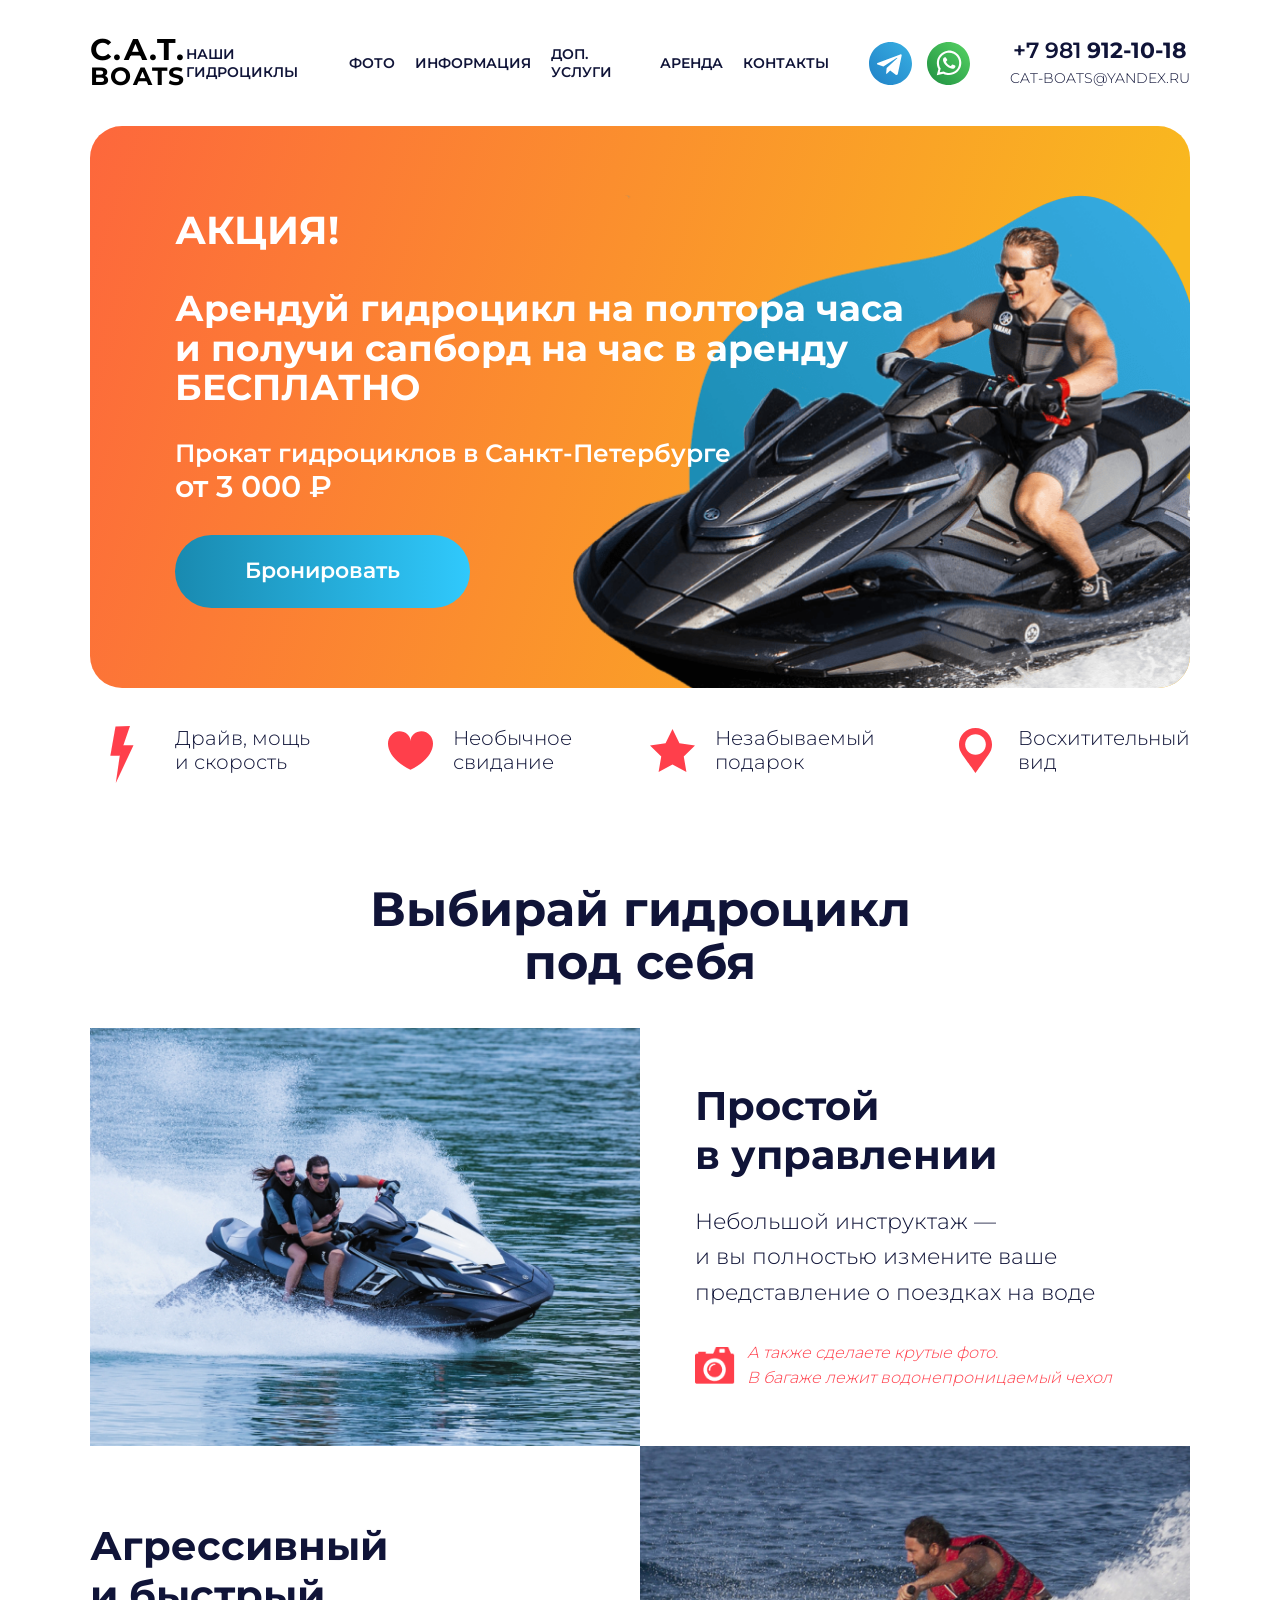
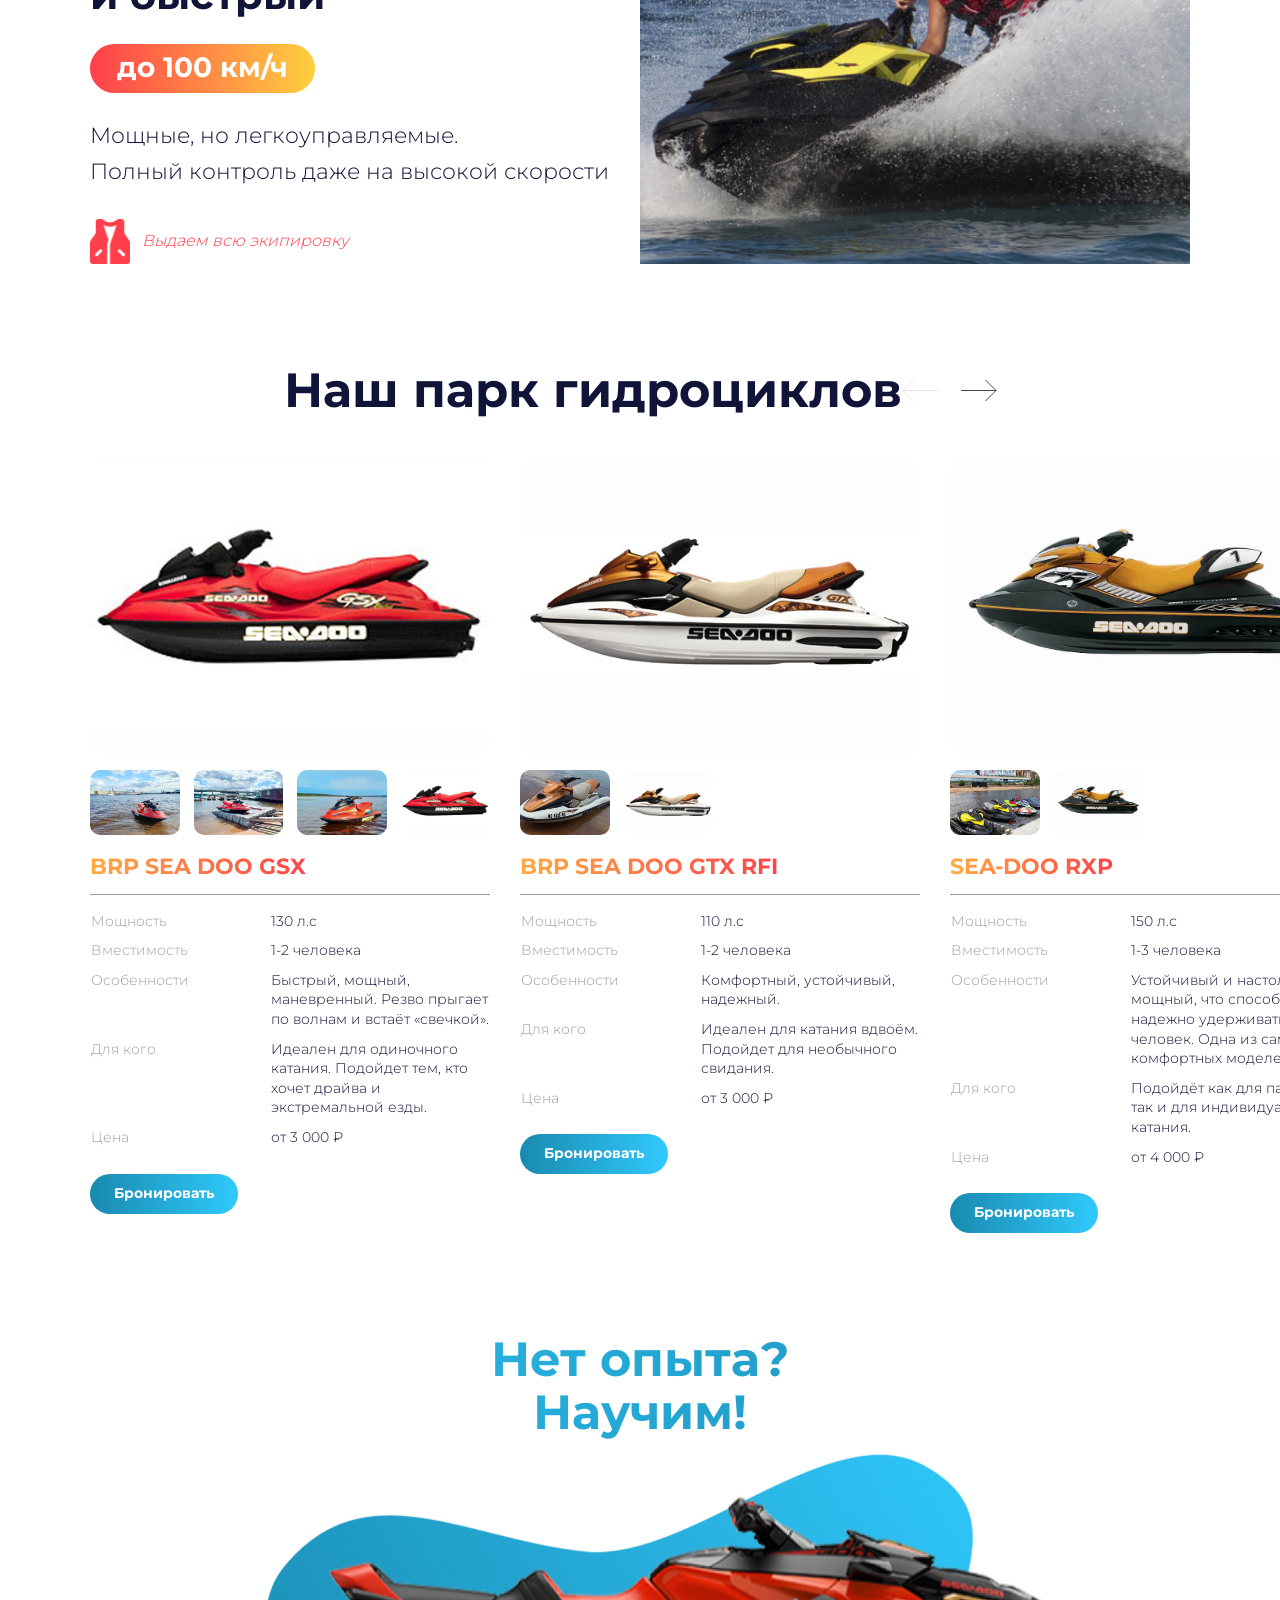
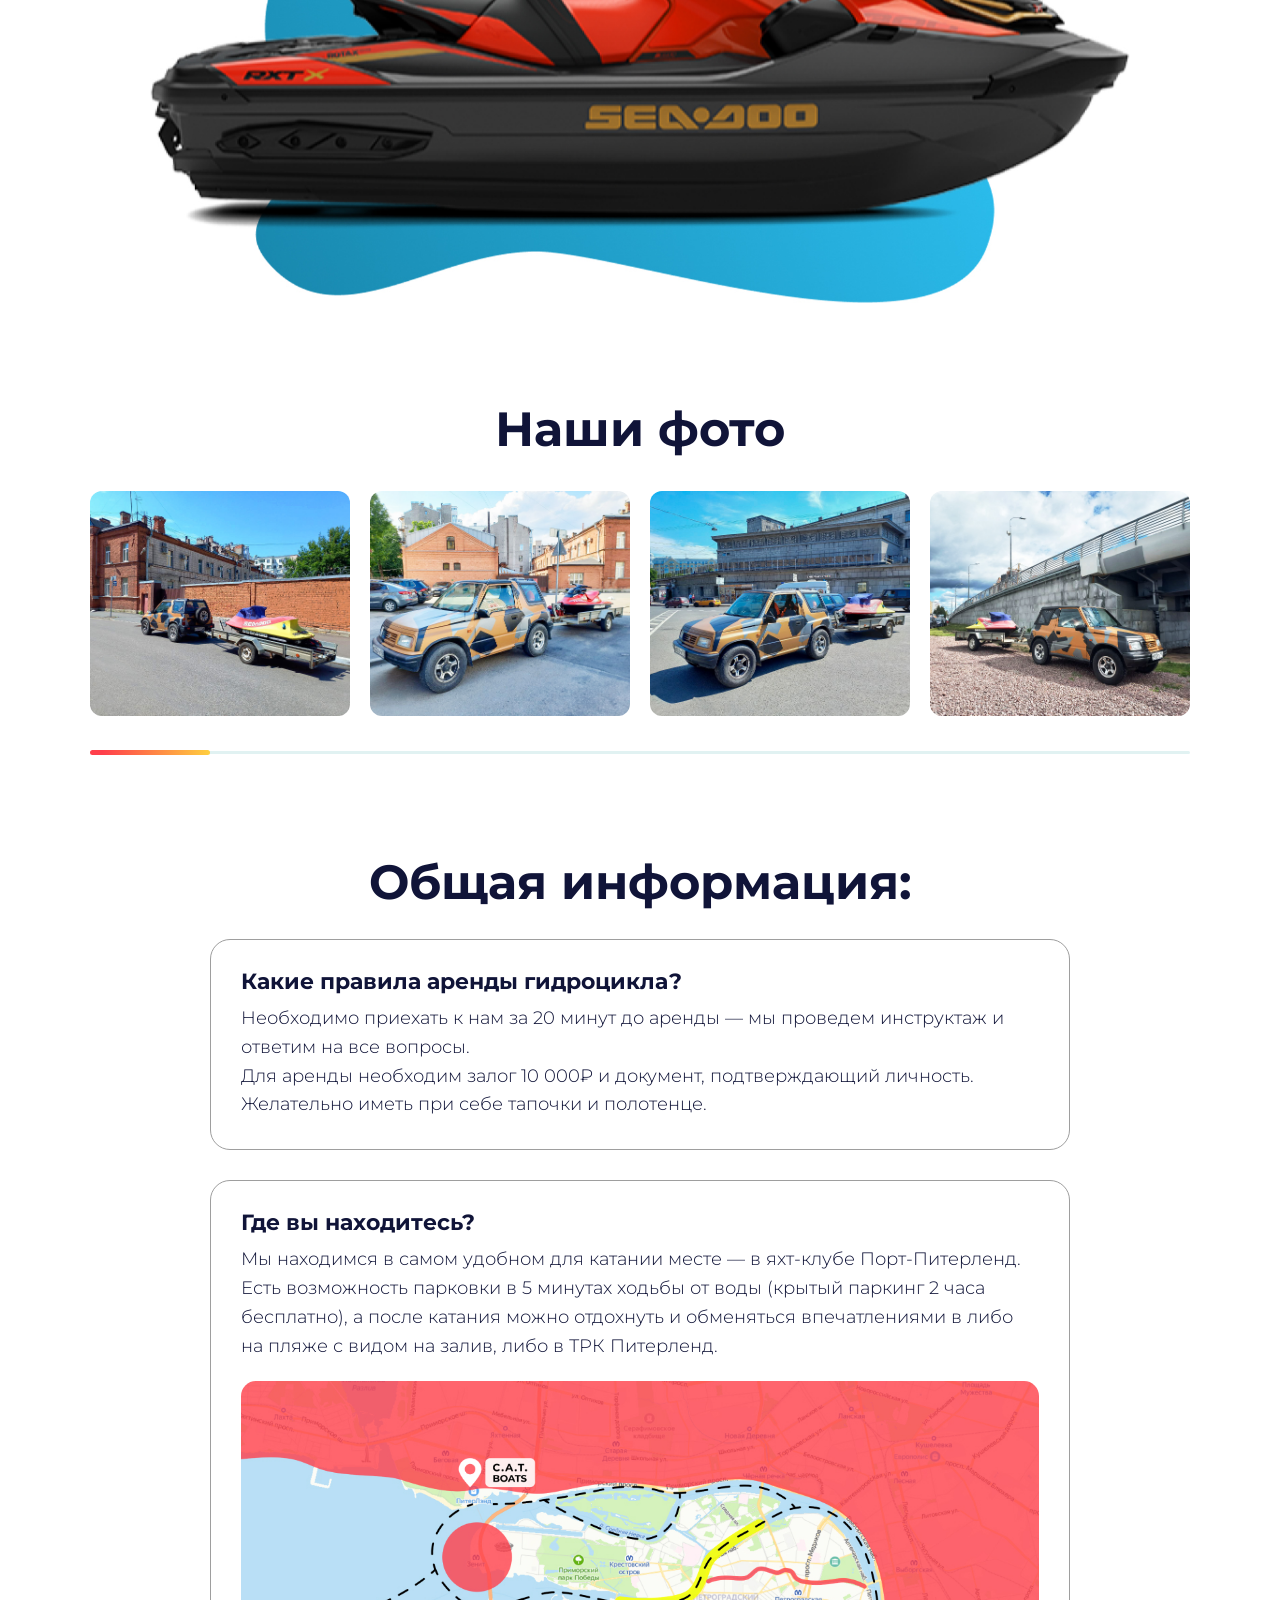
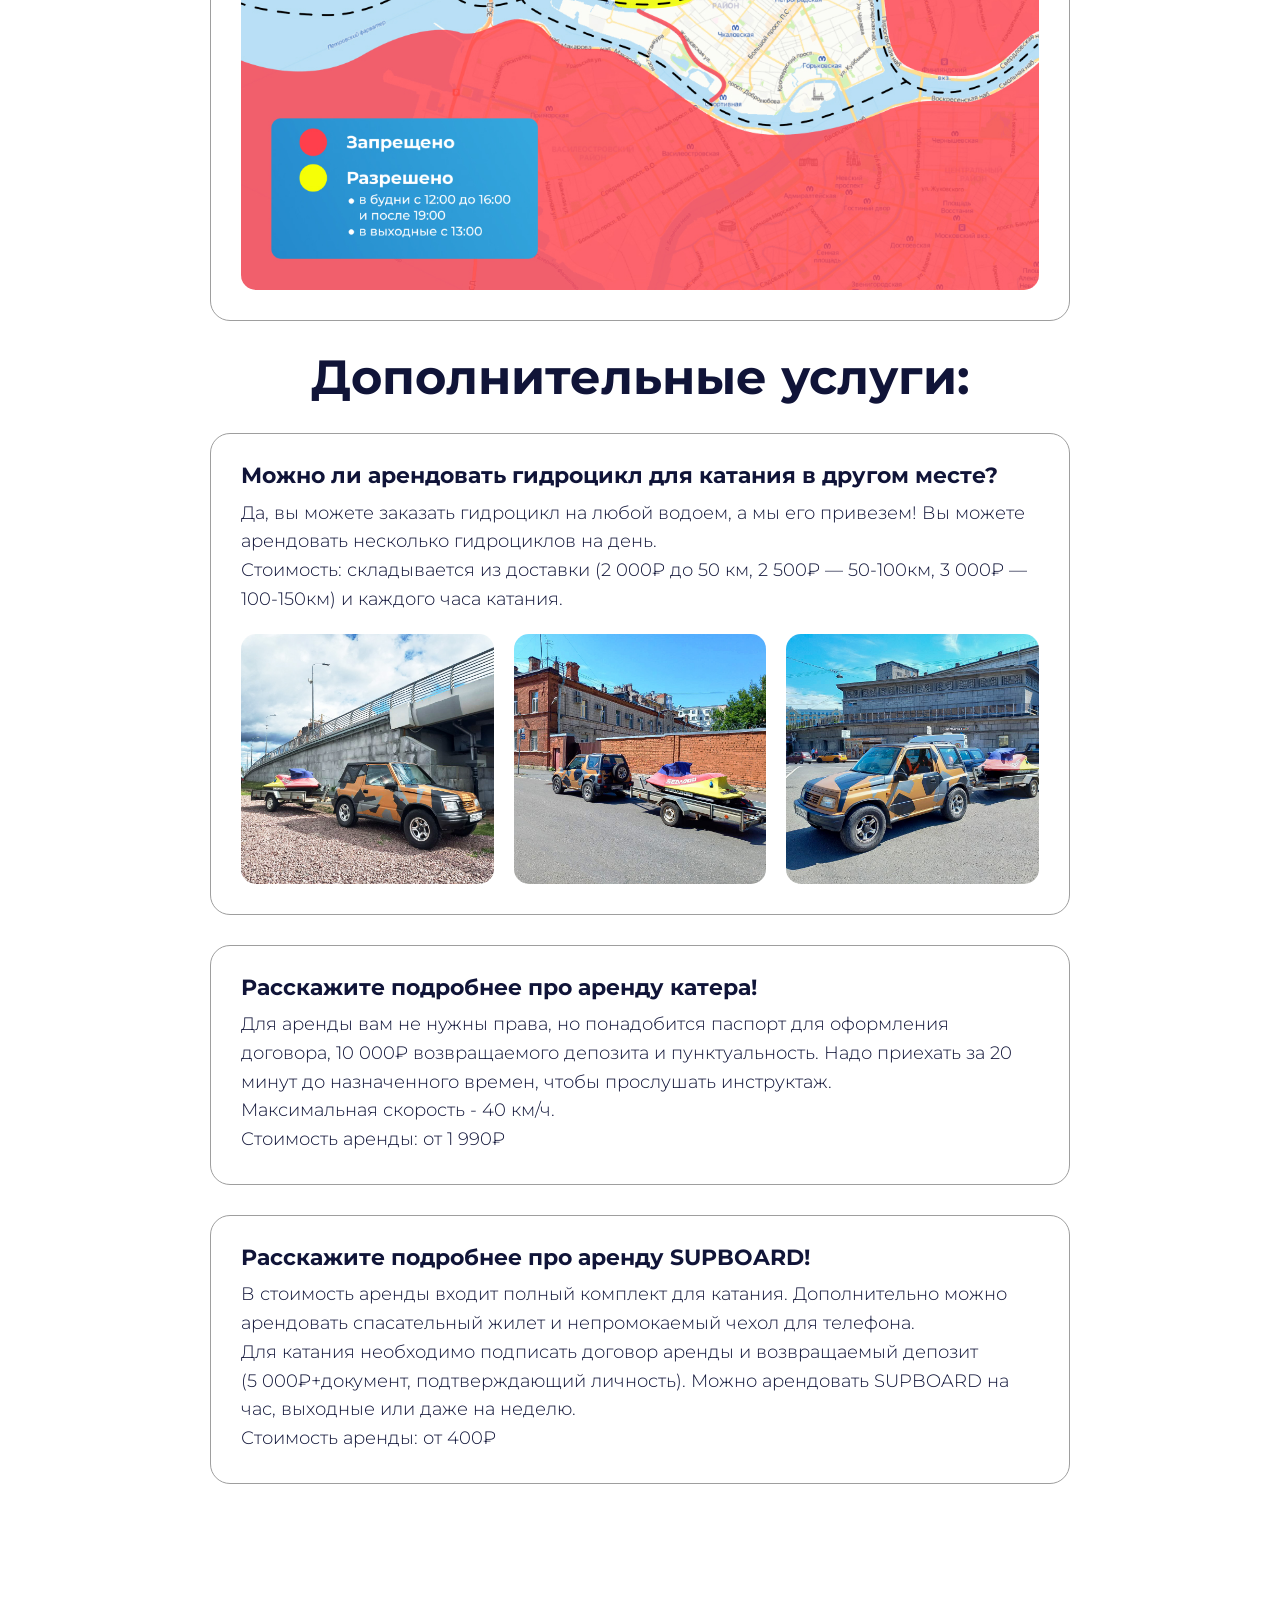
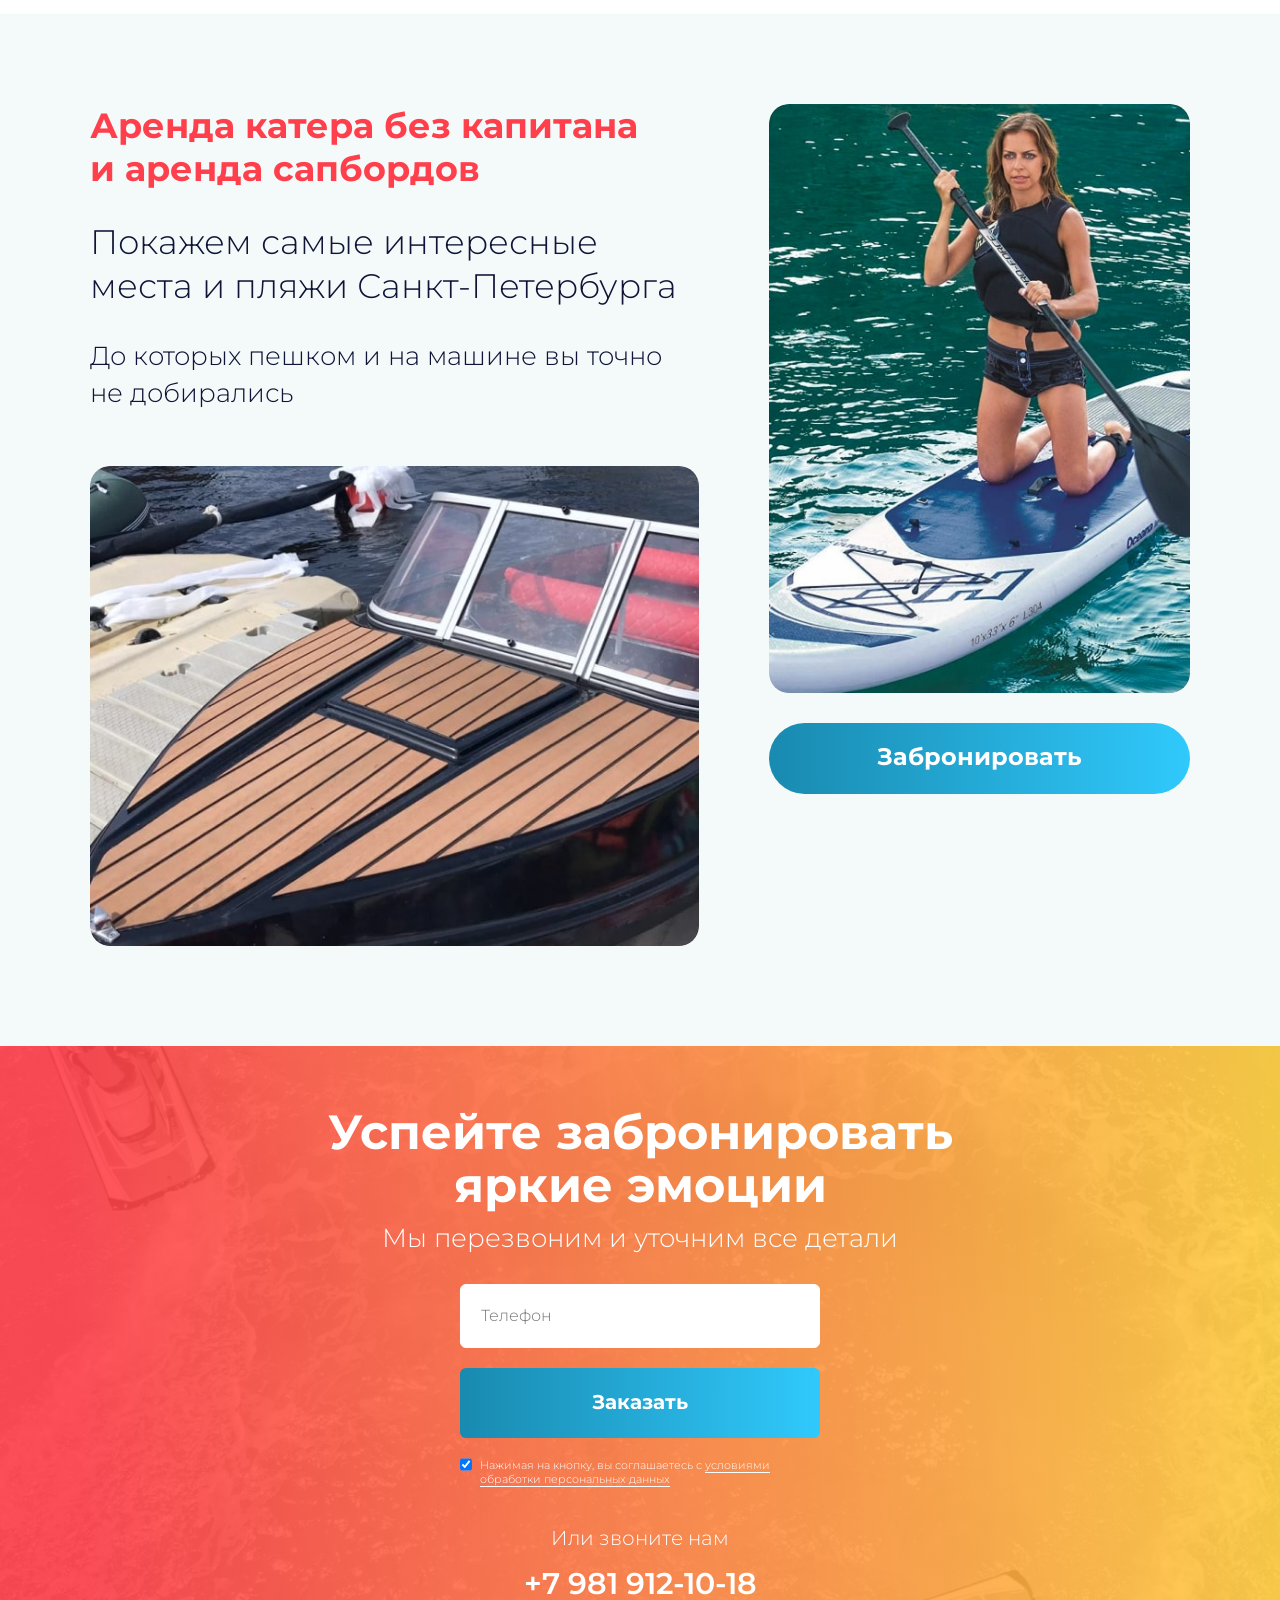
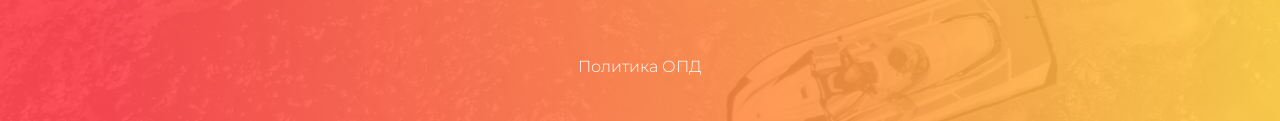
<file: index.html>
﻿<!doctype html>
<html lang="ru">

<head>

	<meta charset="utf-8">
	<meta http-equiv="X-UA-Compatible" content="IE=edge">
	<meta name="viewport" content="width=device-width, initial-scale=1">

	<title>Прокат гидроциклов</title>
	<meta name="description" value="">

	<link rel="stylesheet" href="assets/media/css/style.css?t=assets/media/css/style.css" media="all">

	<link rel="stylesheet" href="swiper%407.4.1/swiper-bundle.min.css">
	<link rel="stylesheet" href="assets/media/plugins/fancybox/jquery.fancybox.min.css" media="all">

	<link rel="apple-touch-icon" sizes="180x180" href="assets/media/favicons/apple-touch-icon.png">
	<link rel="icon" type="image/png" sizes="32x32" href="assets/media/favicons/favicon-32x32.png">
	<link rel="icon" type="image/png" sizes="16x16" href="assets/media/favicons/favicon-16x16.png">
	<link rel="mask-icon" href="assets/media/favicons/safari-pinned-tab.svg" color="#101438">
	<meta name="msapplication-TileColor" content="#fff">
	<meta name="theme-color" content="#fff">
</head>

<body class="main-page">

	<header id="header" data-variant="1">
		<div class="container">
			<div class="in">

				<div class="left">

					<div class="logo">
						<a href="#">
							<span>C.A.T.</span><br>
							boats
						</a>
					</div>

				</div>

				<div class="right">

					<nav id="main-nav">
						<menu>
							<li>
								<a href="#park" data-smooth-scroll="">
									Наши гидроциклы
								</a>
							</li>
							<li>
								<a href="#photo" data-smooth-scroll="">
									фото
								</a>
							</li>
							<li>
								<a href="#infa" data-smooth-scroll="">
									Информация
								</a>
							</li>
							<li>
								<a href="#dop" data-smooth-scroll="">
									Доп. услуги
								</a>
							</li>
							<li>
								<a href="#arenda" data-smooth-scroll="">
									аренда
								</a>
							</li>
							<li>
								<a href="#footer" data-smooth-scroll="">
									контакты
								</a>
							</li>
						</menu>
					</nav>

					<div class="soc-line">
						<a href="https://tlgg.ru/79819121018" target="_blank">
							<img src="assets/img/telegram_icon.svg" alt="">
						</a>
						<a href="https://wapp.click/79819121018" target="_blank">
							<img src="assets/img/whatsapp_icon.svg" alt="">
						</a>
					</div>

					<div class="telephone">
						<a href="tel:+79819121018">
							<b>+7 981</b> 912-10-18
						</a>
						<a href="mailto:cat-boats@yandex.ru">cat-boats@yandex.ru</a>
					</div>

				</div>

			</div>
		</div>
	</header>
	<div id="content">

		<div class="block pb-h" data-id="1-1">
			<div class="top">
				<div class="container">
					<div class="in">

						<div class="info">
							<p>
								АКЦИЯ!
							</p>

							<h1>
								Арендуй гидроцикл на полтора часа<br>
								и получи сапборд на час в аренду<br>
								БЕСПЛАТНО
							</h1>

							<div class="sub-title">
								Прокат гидроциклов в <span style="white-space: nowrap;font-size: inherit;">Санкт-Петербурге</span><br>
								<span>от 3 000 ₽</span>
							</div>

							<div class="action">
								<a href="#park" data-smooth-scroll="">
									Бронировать
								</a>
							</div>
						</div>

						<div class="image">
							<img src="assets/img/opening.png">
						</div>

					</div>
				</div>
			</div>

			<div class="bottom">
				<div class="container">
					<div class="in">
						<div class="list">

							<div class="item item-1">
								<div class="item-icon">
									<img src="assets/img/priem-1.svg" alt="">
								</div>
								<div class="item-title">
									Драйв, мощь<br>
									и скорость
								</div>
							</div>

							<div class="item item-2">
								<div class="item-icon">
									<img src="assets/img/priem-2.svg" alt="">
								</div>
								<div class="item-title">
									Необычное<br>
									свидание
								</div>
							</div>

							<div class="item item-3">
								<div class="item-icon">
									<img src="assets/img/priem-3.svg" alt="">
								</div>
								<div class="item-title">
									Незабываемый<br>
									подарок
								</div>
							</div>

							<div class="item item-4">
								<div class="item-icon">
									<img src="assets/img/priem-4.svg" alt="">
								</div>
								<div class="item-title">
									Восхитительный<br>
									вид
								</div>
							</div>

						</div>
					</div>
				</div>
			</div>

		</div>

		<div class="block py-h" data-id="2-1">
			<div class="container">
				<div class="in">

					<div class="title text-center" data-size="medium">
						Выбирай гидроцикл<br>под себя
					</div>

					<div class="list">

						<div class="item item-1 item-image-left">
							<div class="item-in">

								<div class="item-image">
									<img src="assets/cache/images/assets/media/img/pages/main/2-1/item-1-945x717-e5d.jpg">
								</div>

								<div class="item-info">

									<div class="item-title">
										Простой<br>в управлении
									</div>

									<div class="item-description">
										Небольшой инструктаж —<br>и вы полностью измените ваше<br> представление о поездках на воде
									</div>

									<div class="item-additional">
										<div class="item-additional-image">
											<img src="assets/cache/images/assets/media/img/pages/main/2-1/item-1-info-115x-0d0.png">
										</div>

										<div class="item-additional-description">
											А также сделаете крутые фото.<br> В багаже лежит водонепроницаемый чехол
										</div>
									</div>

								</div>

							</div>
						</div>

						<div class="item item-2 item-image-right">
							<div class="item-in">

								<div class="item-image">
									<img src="assets/cache/images/assets/media/img/pages/main/2-1/item-2-945x725-397.jpg">
								</div>

								<div class="item-info">

									<div class="item-title">
										Агрессивный<br> и быстрый
									</div>

									<div class="item-sub-title">
										<span>
											до 100 км/ч
										</span>
									</div>

									<div class="item-description">
										Мощные, но легкоуправляемые.<br> Полный контроль даже на высокой скорости
									</div>

									<div class="item-additional">
										<div class="item-additional-image">
											<img src="assets/cache/images/assets/media/img/pages/main/2-1/item-2-info-105x-9df.png">
										</div>

										<div class="item-additional-description">
											Выдаем всю экипировку
										</div>
									</div>

								</div>

							</div>
						</div>

					</div>

				</div>
			</div>
		</div>

		<div class="block py-h" data-id="3-1" id="park">
			<div class="container">
				<div class="in">

					<div class="top">

						<div class="title" data-size="medium">
							Наш парк гидроциклов
						</div>

						<div class="controls">

							<div class="control prev">
								<svg width="36" height="23" viewbox="0 0 36 23" fill="none" xmlns="http://www.w3.org/2000/svg">
									<path d="M36.001 11.5L1.00098 11.5M1.00098 11.5L11.501 1M1.00098 11.5L11.501 22"></path>
								</svg>
							</div>

							<div class="control next">
								<svg width="36" height="23" viewbox="0 0 36 23" fill="none" xmlns="http://www.w3.org/2000/svg">
									<path d="M0.00097748 11.5L35.001 11.5M35.001 11.5L24.501 1M35.001 11.5L24.501 22"></path>
								</svg>
							</div>

						</div>

					</div>

					<div class="list">
						<div class="swiper">
							<div class="swiper-wrapper">

								<div class="swiper-slide item">
									<div class="item-in">
										<div class="item-image">
											<a href="assets/img/gidrosicle/gsx/5.jpg" data-fancybox="product-6" data-fancybox-product="">
												<img src="assets/img/gidrosicle/gsx/5.jpg" alt="BRP SEA DOO GSX ">
											</a>
										</div>

										<div class="item-photos">
											<div class="item-photo">
												<a href="assets/img/gidrosicle/gsx/2.JPG" data-fancybox="product-6" data-fancybox-product="">
													<img src="assets/img/gidrosicle/gsx/2.JPG" srcset="assets/img/gidrosicle/gsx/2.JPG">
												</a>
											</div>
											<div class="item-photo">
												<a href="assets/img/gidrosicle/gsx/3.JPG" data-fancybox="product-6" data-fancybox-product="">
													<img src="assets/img/gidrosicle/gsx/3.JPG" srcset="assets/img/gidrosicle/gsx/3.JPG">
												</a>
											</div>
											<div class="item-photo">
												<a href="assets/img/gidrosicle/gsx/4.JPG" data-fancybox="product-6" data-fancybox-product="">
													<img src="assets/img/gidrosicle/gsx/4.JPG" srcset="assets/img/gidrosicle/gsx/4.JPG">
												</a>
											</div>
											<div class="item-photo">
												<a href="assets/img/gidrosicle/gsx/5.jpg" data-fancybox="product-6" data-fancybox-product="">
													<img src="assets/img/gidrosicle/gsx/5.jpg" srcset="assets/img/gidrosicle/gsx/5.jpg">
												</a>
											</div>
										</div>

										<div class="item-title">
											<span>
												BRP SEA DOO GSX
											</span>
										</div>

										<div class="item-characteristics">
											<table>
												<tr>
													<th>Мощность</th>
													<td>130 л.с</td>
												</tr>
												<tr>
													<th>Вместимость</th>
													<td>1-2 человека</td>
												</tr>
												<tr>
													<th>Особенности</th>
													<td>Быстрый, мощный, маневренный. Резво прыгает по волнам и встаёт «свечкой». </td>
												</tr>
												<tr>
													<th>Для кого</th>
													<td>Идеален для одиночного катания. Подойдет тем, кто хочет драйва и экстремальной езды.</td>
												</tr>
												<tr>
													<th>Цена</th>
													<td>от 3 000 ₽</td>
												</tr>
											</table>
										</div>

										<div class="item-action">
											<button type="button" data-product-callback="BRP SEA DOO GSX">
												Бронировать
											</button>
										</div>

									</div>
								</div>
								<div class="swiper-slide item">
									<div class="item-in">
										<div class="item-image">
											<a href="assets/img/gidrosicle/gtx-rfi/2.jpg" data-fancybox="product-5" data-fancybox-product="">
												<img src="assets/img/gidrosicle/gtx-rfi/2.jpg" alt="BRP SEA DOO GTX RFI">
											</a>
										</div>

										<div class="item-photos">
											<div class="item-photo">
												<a href="assets/img/gidrosicle/gtx-rfi/1.jpg" data-fancybox="product-5"
													data-fancybox-product="">
													<img src="assets/img/gidrosicle/gtx-rfi/1.jpg" srcset="assets/img/gidrosicle/gtx-rfi/1.jpg">
												</a>
											</div>
											<div class="item-photo">
												<a href="assets/img/gidrosicle/gtx-rfi/2.jpg" data-fancybox="product-5"
													data-fancybox-product="">
													<img src="assets/img/gidrosicle/gtx-rfi/2.jpg" srcset="assets/img/gidrosicle/gtx-rfi/2.jpg">
												</a>
											</div>
										</div>

										<div class="item-title">
											<span>
												BRP SEA DOO GTX RFI
											</span>
										</div>

										<div class="item-characteristics">
											<table>
												<tr>
													<th>Мощность</th>
													<td>110 л.с</td>
												</tr>
												<tr>
													<th>Вместимость</th>
													<td>1-2 человека</td>
												</tr>
												<tr>
													<th>Особенности</th>
													<td>Комфортный, устойчивый, надежный. </td>
												</tr>
												<tr>
													<th>Для кого</th>
													<td>Идеален для катания вдвоём. Подойдет для необычного свидания.</td>
												</tr>
												<tr>
													<th>Цена</th>
													<td>от 3 000 ₽</td>
												</tr>
											</table>
										</div>

										<div class="item-action">
											<button type="button" data-product-callback="BRP SEA DOO GTX RFI">
												Бронировать
											</button>
										</div>

									</div>
								</div>
								<div class="swiper-slide item">
									<div class="item-in">
										<div class="item-image">
											<a href="assets/img/gidrosicle/rxp/2.jpg" data-fancybox="product-7" data-fancybox-product="">
												<img src="assets/img/gidrosicle/rxp/2.jpg" alt="SEA-DOO RXP">
											</a>
										</div>

										<div class="item-photos">
											<div class="item-photo">
												<a href="assets/img/gidrosicle/rxp/1.jpg" data-fancybox="product-7" data-fancybox-product="">
													<img src="assets/img/gidrosicle/rxp/1.jpg" srcset="assets/img/gidrosicle/rxp/1.jpg">
												</a>
											</div>
											<div class="item-photo">
												<a href="assets/img/gidrosicle/rxp/2.jpg" data-fancybox="product-7" data-fancybox-product="">
													<img src="assets/img/gidrosicle/rxp/2.jpg" srcset="assets/img/gidrosicle/rxp/2.jpg">
												</a>
											</div>
										</div>

										<div class="item-title">
											<span>
												SEA-DOO RXP
											</span>
										</div>

										<div class="item-characteristics">
											<table>
												<tr>
													<th>Мощность</th>
													<td>150 л.с</td>
												</tr>
												<tr>
													<th>Вместимость</th>
													<td>1-3 человека</td>
												</tr>
												<tr>
													<th>Особенности</th>
													<td>Устойчивый и настолько мощный, что способен надежно удерживать до 3-х человек. Одна из
														самых комфортных моделей.</td>
												</tr>
												<tr>
													<th>Для кого</th>
													<td>Подойдёт как для парного, так и для индивидуального катания.</td>
												</tr>
												<tr>
													<th>Цена</th>
													<td>от 4 000 ₽</td>
												</tr>
											</table>
										</div>

										<div class="item-action">
											<button type="button" data-product-callback="SEA-DOO RXP">
												Бронировать
											</button>
										</div>

									</div>
								</div>
							</div>
						</div>
					</div>

				</div>
			</div>
		</div>

		<div class="block py-h" data-id="5-1">
			<div class="container">
				<div class="in">

					<div class="title">
						Нет опыта?<br>Научим!
					</div>

					<div class="image">
						<img src="assets/cache/images/assets/media/img/pages/main/5-1-1500x-cd6.jpg">
					</div>

				</div>
			</div>
		</div>

		<div class="block py-h" data-id="6-1" id="photo">
			<div class="in">
				<div class="container">

					<div class="title text-md-center" data-size="medium">
						Наши фото
					</div>

					<div class="list">
						<div class="swiper">
							<div class="swiper-wrapper">

								<div class="swiper-slide item">
									<a href="assetimg/slider/1.JPG" data-fancybox="6-1" class="item-in">
										<img src="assets/img/slider/1.JPG">
									</a>
								</div>
								<div class="swiper-slide item">
									<a href="assetimg/slider/2.JPG" data-fancybox="6-1" class="item-in">
										<img src="assets/img/slider/2.JPG">
									</a>
								</div>
								<div class="swiper-slide item">
									<a href="assetimg/slider/3.JPG" data-fancybox="6-1" class="item-in">
										<img src="assets/img/slider/3.JPG">
									</a>
								</div>
								<div class="swiper-slide item">
									<a href="assetimg/slider/4.JPG" data-fancybox="6-1" class="item-in">
										<img src="assets/img/slider/4.JPG">
									</a>
								</div>
								<div class="swiper-slide item">
									<a href="assetimg/slider/5.JPG" data-fancybox="6-1" class="item-in">
										<img src="assets/img/slider/5.JPG">
									</a>
								</div>
								<div class="swiper-slide item">
									<a href="assetimg/slider/6.JPG" data-fancybox="6-1" class="item-in">
										<img src="assets/img/slider/6.JPG">
									</a>
								</div>
								<div class="swiper-slide item">
									<a href="assetimg/slider/7.JPG" data-fancybox="6-1" class="item-in">
										<img src="assets/img/slider/7.JPG">
									</a>
								</div>
								<div class="swiper-slide item">
									<a href="assetimg/slider/8.JPG" data-fancybox="6-1" class="item-in">
										<img src="assets/img/slider/8.JPG">
									</a>
								</div>
								<div class="swiper-slide item">
									<a href="assetimg/slider/9.JPG" data-fancybox="6-1" class="item-in">
										<img src="assets/img/slider/9.JPG">
									</a>
								</div>
								<div class="swiper-slide item">
									<a href="assetimg/slider/10.JPG" data-fancybox="6-1" class="item-in">
										<img src="assets/img/slider/10.JPG">
									</a>
								</div>
								<div class="swiper-slide item">
									<a href="assetimg/slider/11.JPG" data-fancybox="6-1" class="item-in">
										<img src="assets/img/slider/11.JPG">
									</a>
								</div>


							</div>

							<div class="swiper-scrollbar"></div>
						</div>
					</div>

				</div>
			</div>
		</div>

		<div class="block py-h" data-id="7-1" id="faq">
			<div class="container">
				<div class="in">

					<div id="infa" class="title text-md-center" data-size="medium">
						Общая информация:
					</div>

					<div class="list">

						<div class="item">
							<div class="item-in">

								<div class="item-title">
									Какие правила аренды гидроцикла?
								</div>

								<div class="item-text">
									Необходимо приехать к нам за 20 минут до аренды — мы проведем инструктаж и ответим на все вопросы.<br>
									Для аренды необходим залог 10 000₽ и документ, подтверждающий личность.<br>
									Желательно иметь при себе тапочки и полотенце.

								</div>

							</div>
						</div>
						<div class="item">
							<div class="item-in">

								<div class="item-title">
									Где вы находитесь?
								</div>

								<div class="item-text">
									Мы находимся в самом удобном для катании месте — в яхт-клубе Порт-Питерленд. Есть возможность парковки
									в 5 минутах ходьбы от воды (крытый паркинг 2 часа бесплатно), а после катания можно отдохнуть и
									обменяться впечатлениями в либо на пляже с видом на залив, либо в ТРК Питерленд.
								</div>

								<a href="assets/cache/images/assets/media/img/pages/main/map.jpg" data-fancybox="7-1-1">
									<img src="assets/cache/images/assets/media/img/pages/main/map.jpg" alt="Карта" class="map-img">
								</a>

							</div>
						</div>

					</div>

					<div id="dop" class="title text-md-center" data-size="medium">
						Дополнительные услуги:
					</div>

					<div class="list">

						<div class="item">
							<div class="item-in">

								<div class="item-title">
									Можно ли арендовать гидроцикл для катания в другом месте?
								</div>

								<div class="item-text">
									Да, вы можете заказать гидроцикл на любой водоем, а мы его привезем! Вы можете арендовать несколько
									гидроциклов на день.<br>
									Стоимость: складывается из доставки (2 000₽ до 50 км, 2 500₽ — 50-100км, 3 000₽ — 100-150км) и каждого
									часа катания.
								</div>

								<div class="pricep">
									<a href="assets/img/slider/4.JPG" data-fancybox="7-1-2" class="pricep-item">
										<img src="assets/img/slider/4.JPG" alt="">
									</a>
									<a href="assets/img/slider/1.JPG" data-fancybox="7-1-2" class="pricep-item">
										<img src="assets/img/slider/1.JPG" alt="">
									</a>
									<a href="assets/img/slider/3.JPG" data-fancybox="7-1-2" class="pricep-item">
										<img src="assets/img/slider/3.JPG" alt="">
									</a>
								</div>

							</div>
						</div>
						<div class="item">
							<div class="item-in">

								<div class="item-title">
									Расскажите подробнее про аренду катера!
								</div>

								<div class="item-text">
									Для аренды вам не нужны права, но понадобится паспорт для оформления договора, 10 000₽ возвращаемого
									депозита и пунктуальность. Надо приехать за 20 минут до назначенного времен, чтобы прослушать
									инструктаж.<br>
									Максимальная скорость - 40 км/ч.<br>
									Стоимость аренды: от 1 990₽
								</div>

							</div>
						</div>
						<div class="item">
							<div class="item-in">

								<div class="item-title">
									Расскажите подробнее про аренду SUPBOARD!
								</div>

								<div class="item-text">
									В стоимость аренды входит полный комплект для катания. Дополнительно можно арендовать спасательный
									жилет и непромокаемый чехол для телефона.<br>
									Для катания необходимо подписать договор аренды и возвращаемый депозит (<span
										style="white-space: nowrap;">5 000₽+</span>документ,
									подтверждающий личность). Можно арендовать SUPBOARD на час, выходные или даже на неделю.<br>
									Стоимость аренды: от 400₽
								</div>

							</div>
						</div>

					</div>

				</div>
			</div>
		</div>

		<div class="block pt-h" data-id="8-1" id="arenda">
			<div class="in">
				<div class="container">

					<div class="list">

						<div class="item item-1">
							<div class="item-in">
								<div class="item-title">
									Аренда катера
									без капитана<br>
									и аренда сапбордов
								</div>

								<div class="item-description">
									Покажем самые интересные места и пляжи Санкт-Петербурга
								</div>

								<div class="item-additional">
									До которых пешком и на машине вы точно не добирались
								</div>

								<div class="item-image">
									<img src="assets/cache/images/assets/media/img/pages/main/8-1/item-1-1050x-dff.jpg">
								</div>
							</div>
						</div>

						<div class="item item-2">
							<div class="item-in">
								<div class="item-image">
									<img src="assets/cache/images/assets/media/img/pages/main/8-1/item-2-750x-c8d.jpg">
								</div>

								<div class="item-action">
									<a href="#excursion" data-fancybox="">
										Забронировать
									</a>
								</div>

							</div>
						</div>

					</div>

				</div>
			</div>
		</div>

	</div>

	<footer id="footer" data-variant="1"
		style="background-image: url('assets/cache/images/assets/media/img/footer-1300x-13b.jpg')">
		<div class="in">

			<div class="title text-center" data-size="medium">
				Успейте забронировать<br>
				яркие эмоции
			</div>

			<div class="description">
				Мы перезвоним и уточним все детали
			</div>

			<div class="form" data-form="1-1-popup-form-footer">
				<div class="form-in">


					<form action="" data-ajax-form="" data-parsley-validate="">
						<input type="hidden" name="project_name" value="C.A.T. BOATS">
						<input type="hidden" name="admin_email" value="cat-boats@yandex.ru">
						<input type="hidden" name="form_subject" value="Бронирование в подвале сайта">
						<input type="hidden" name="type" value="Обратная связь в футере">

						<div class="form-group">
							<input name="telephone" type="tel" name="telephone" class="form-control" placeholder="Телефон" required=""
								data-telephone="">
						</div>

						<button type="submit">
							Заказать
						</button>

						<div class="agreement">
							<label>
								<input type="checkbox" name="agreement" checked="" required="">

								<div>
									Нажимая на кнопку, вы соглашаетесь с <a href="privacy.pdf" target="_blank">условиями обработки
										персональных данных</a>
								</div>
							</label>
						</div>
					</form>

				</div>
			</div>

			<div class="contacts">
				<div class="contacts-title">
					Или звоните нам
				</div>

				<div class="contacts-telephone">
					<a href="tel:+79819121018">
						<b>+7 981</b><b> 912-10-18</b>
					</a>
				</div>
			</div>

			<div class="links">
				<ul>

					<li>
						<a href="privacy.pdf">
							<span>
								Политика ОПД
							</span>
						</a>
					</li>

				</ul>
			</div>

		</div>
	</footer>
	<script src="assets/media/plugins/jquery/jquery-3.6.0.min.js"></script>
	<script src="swiper%407.4.1/swiper-bundle.min.js"></script>
	<script src="assets/media/plugins/fancybox/jquery.fancybox.min.js"></script>
	<script src="assets/media/plugins/parsley/parsley.min.js"></script>
	<script src="assets/media/plugins/masked-input/jquery.maskedinput.js"></script>
	<script src="gh/cferdinandi/gumshoe%404/dist/gumshoe.polyfills.min.js"></script>
	<script src="gh/cferdinandi/smooth-scroll%4015/dist/smooth-scroll.polyfills.min.js"></script>

	<script src="assets/media/js/reusable/plugins.js"></script>

	<script src="assets/media/js/reusable/form.js"></script>
	<script src="assets/media/js/app.js?v=/assets/media/js/app.js"></script>


	<div id="callback" class="popup" data-id="1-1" data-popup="1" style="display: none;">
		<div class="in">

			<div class="form" data-form="1-1-popup-form-callback">
				<div class="form-in">


					<div class="top">
						<div class="title" data-size="small">
							Обратная связь
						</div>

						<div class="text">
							Оставьте заявку и мы вам перезвоним
						</div>
					</div>

					<form action="" data-ajax-form="" data-parsley-validate="">
						<input type="hidden" name="project_name" value="C.A.T. BOATS">
						<input type="hidden" name="admin_email" value="cat-boats@yandex.ru">
						<input type="hidden" name="form_subject" value="Обратная связь в шапке">

						<input type="hidden" name="formid" value="1-1-popup-form-callback">
						<input type="hidden" name="type" value="Обратная связь в шапке">

						<div class="form-group">
							<input name="telephone" type="tel" name="telephone" class="form-control" placeholder="Телефон" required=""
								data-telephone="">
						</div>

						<button type="submit">
							Заказать
						</button>

						<div class="agreement">
							<label>
								<input type="checkbox" name="agreement" checked="" required="">

								<div>
									Нажимая на кнопку, вы соглашаетесь с <a href="privacy.pdf" target="_blank">условиями обработки
										персональных данных</a>
								</div>
							</label>
						</div>
					</form>

				</div>
			</div>

		</div>
	</div>

	<div id="excursion" class="popup" data-id="1-1" data-popup="1" style="display: none;">
		<div class="in">

			<div class="form" data-form="1-1-popup-form-excursion">
				<div class="form-in">


					<div class="top">
						<div class="title" data-size="small">
							Заказать экскурсию
						</div>

						<div class="text">
							Оставьте заявку и мы вам перезвоним
						</div>
					</div>

					<form method="post" data-ajax-form="" data-parsley-validate="">
						<input type="hidden" name="project_name" value="C.A.T. BOATS">
						<input type="hidden" name="admin_email" value="cat-boats@yandex.ru">
						<input type="hidden" name="form_subject" value="Заказ экскурсии">

						<input type="hidden" name="type" value="Заказ экскурсии">

						<div class="form-group">
							<input name="telephone" type="tel" name="telephone" class="form-control" placeholder="Телефон" required=""
								data-telephone="">
						</div>

						<button type="submit">
							Заказать
						</button>

						<div class="agreement">
							<label>
								<input type="checkbox" name="agreement" checked="" required="">

								<div>
									Нажимая на кнопку, вы соглашаетесь с <a href="privacy.pdf" target="_blank">условиями обработки
										персональных данных</a>
								</div>
							</label>
						</div>
					</form>

				</div>
			</div>

		</div>
	</div>

	<div id="product-popup" class="popup" data-id="1-1" data-popup="1" style="display: none;">
		<div class="in">

			<div class="form" data-form="1-6-popup-form-product">
				<div class="form-in">


					<div class="top">
						<div class="title" data-size="small">
							<div>
								Бронировать гидроцикл<br><span data-product-text=""></span>
							</div>
						</div>

						<div class="text">
							Оставьте заявку и мы вам перезвоним
						</div>
					</div>

					<form method="" data-ajax-form="" data-parsley-validate="">
						<input type="hidden" name="project_name" value="C.A.T. BOATS">
						<input type="hidden" name="admin_email" value="cat-boats@yandex.ru">
						<input type="hidden" name="form_subject" value="Бронирование гидроцикла">

						<input type="hidden" name="type" value="Бронирование гидроцикла">
						<input type="hidden" name="product" data-product-input="">

						<div class="form-group">
							<input name="telephone" type="tel" name="telephone" class="form-control" placeholder="Телефон" required=""
								data-telephone="">
						</div>

						<button type="submit">
							Забронировать
						</button>

						<div class="agreement">
							<label>
								<input type="checkbox" name="agreement" checked="" required="">

								<div>
									Нажимая на кнопку, вы соглашаетесь с <a href="privacy.pdf" target="_blank">условиями обработки
										персональных данных</a>
								</div>
							</label>
						</div>
					</form>

				</div>
			</div>

		</div>
	</div>

</body>

</html>
</file>
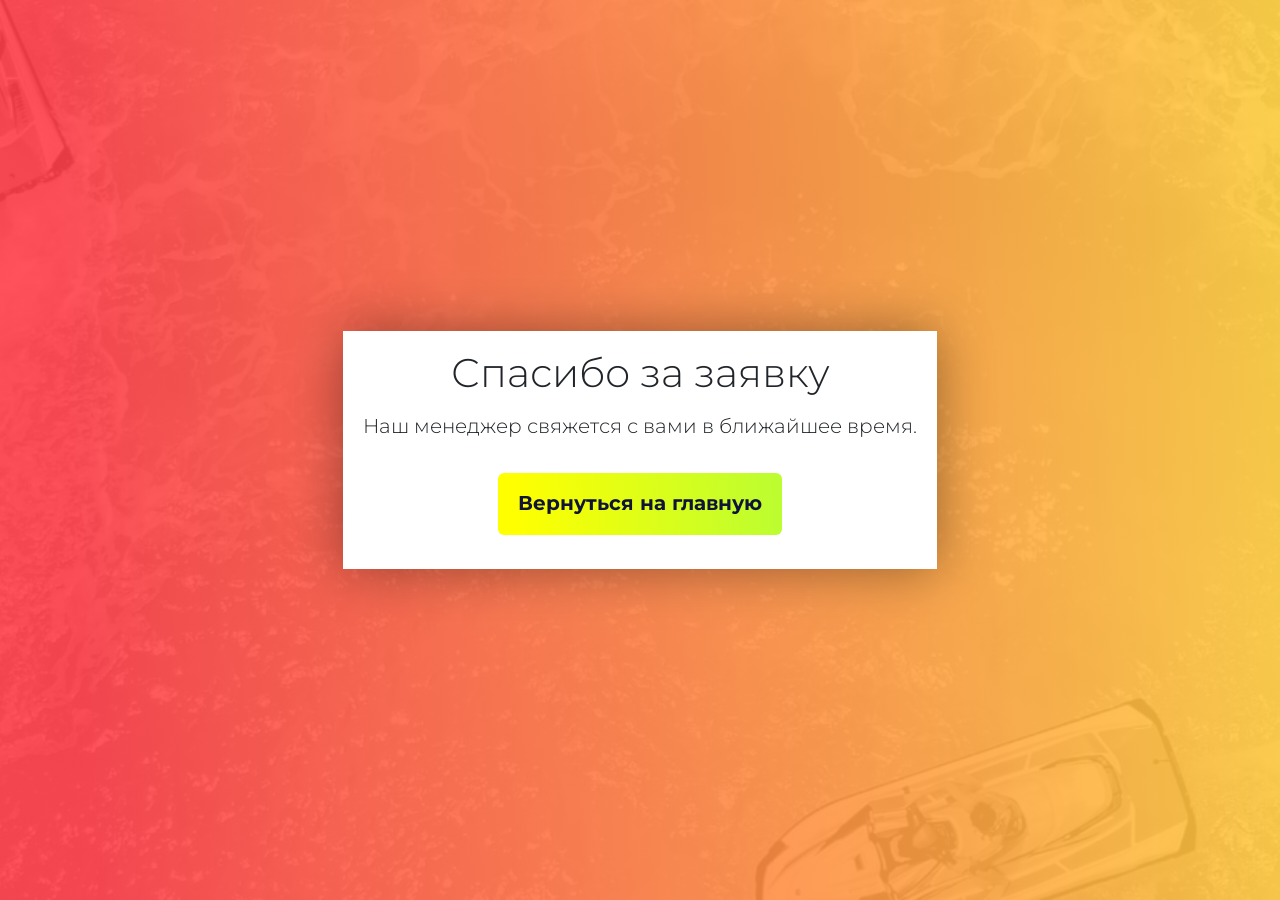
<file: thanks.html>
<!DOCTYPE html>
<html lang="ru">

<head>
	<meta charset="UTF-8">
	<meta http-equiv="X-UA-Compatible" content="IE=edge">
	<meta name="viewport" content="width=device-width, initial-scale=1.0">
	<title>Спасибо за заявку</title>
	<link rel="stylesheet" href="assets/media/css/style.css?t=assets/media/css/style.css" media="all">
	<link rel="preconnect" href="https://fonts.googleapis.com">
	<link rel="preconnect" href="https://fonts.gstatic.com" crossorigin>
	<link href="https://fonts.googleapis.com/css2?family=Nunito+Sans:wght@300;400;600;700;800;900&display=swap"
		rel="stylesheet">
</head>

<body class="tnx-wrapper">
	<div class="tnx">
		<h1>Спасибо за заявку</h1>
		<p>Наш менеджер свяжется с вами в ближайшее время.</p>
		<a href="index.html" class="btn-full">
			Вернуться на главную
		</a>
	</div>
</body>

</html>
</file>
